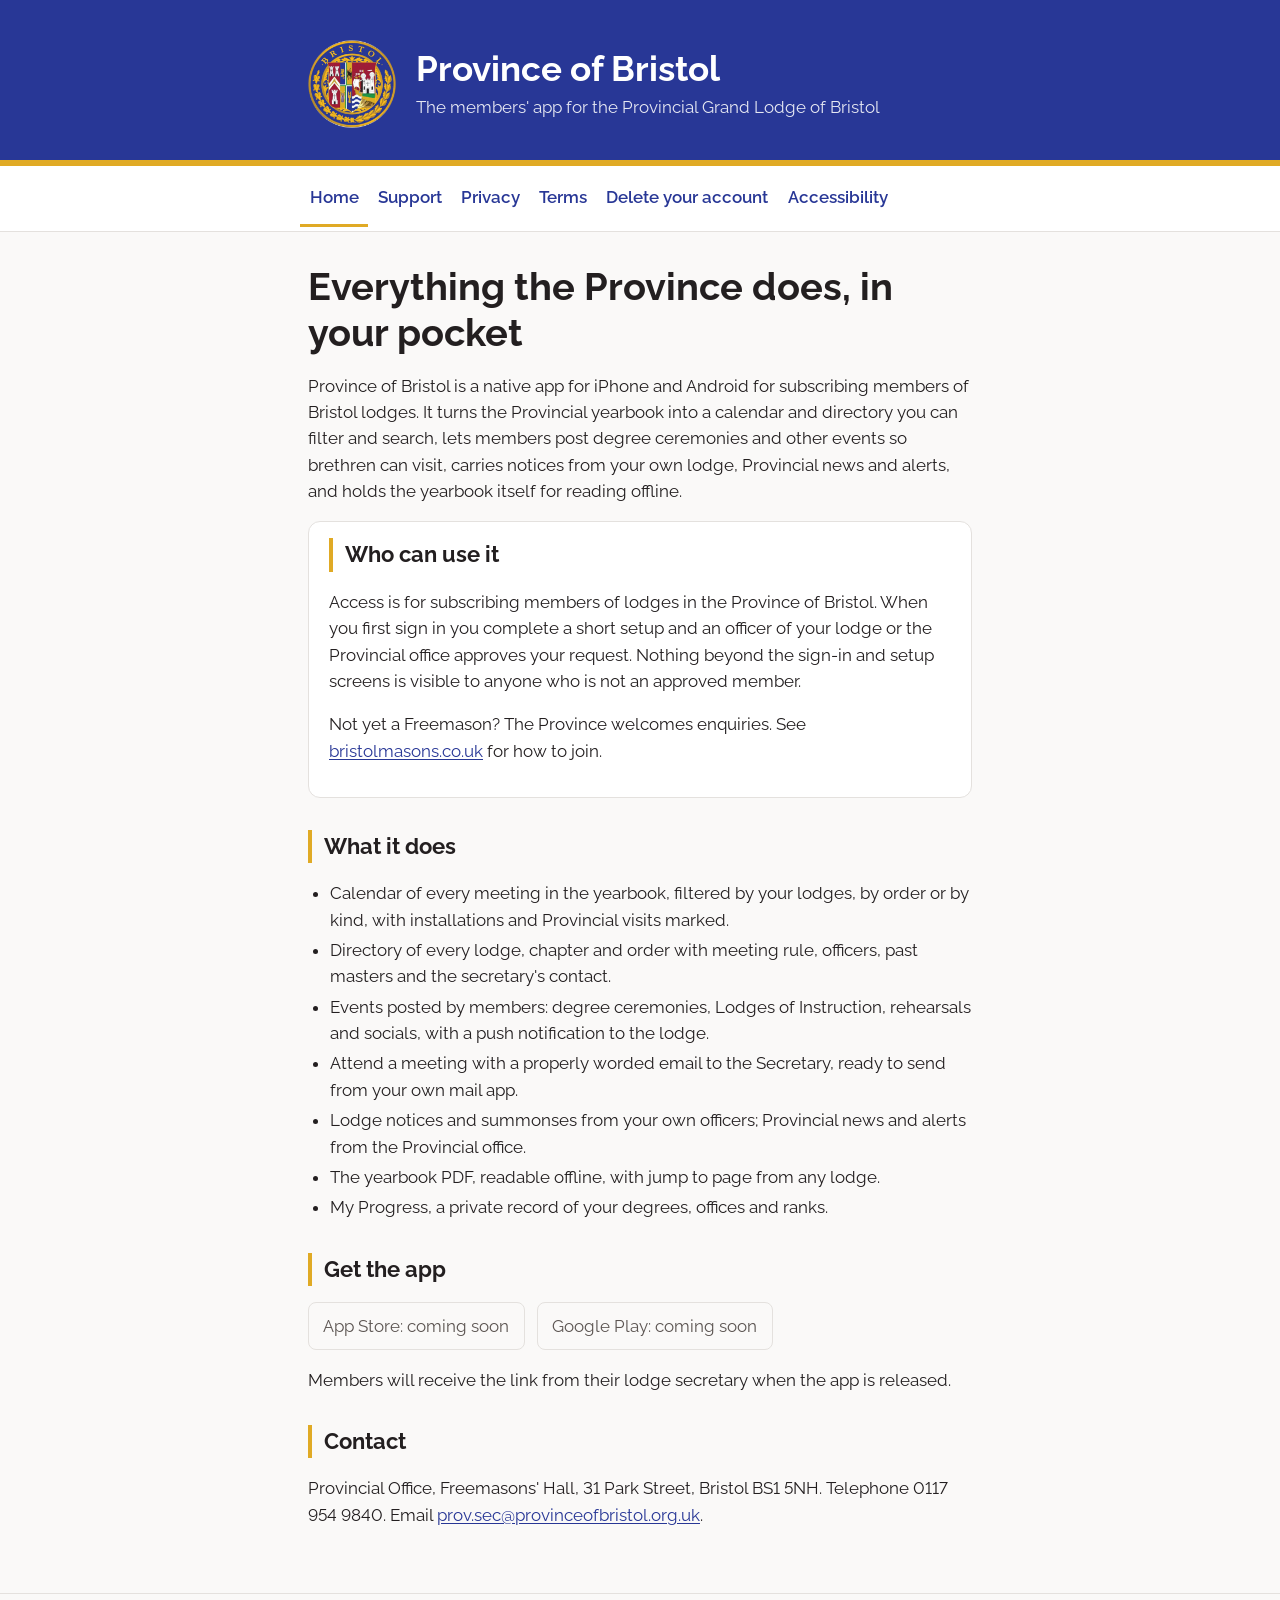
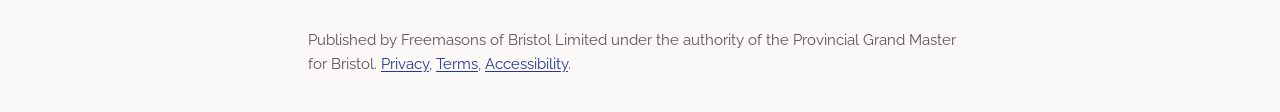
<file: index.html>
<!doctype html>
<html lang="en-GB">
<head>
  <meta charset="utf-8">
  <meta name="viewport" content="width=device-width, initial-scale=1">
  <title>Province of Bristol app</title>
  <meta name="description" content="The members' app for the Provincial Grand Lodge of Bristol: meetings, lodges, news and the yearbook, on iPhone and Android.">
  <link rel="icon" href="assets/favicon.png">
  <link rel="preconnect" href="https://fonts.googleapis.com">
  <link href="https://fonts.googleapis.com/css2?family=Raleway:wght@400;600;700&display=swap" rel="stylesheet">
  <link rel="stylesheet" href="assets/style.css">
</head>
<body>
  <a class="skip" href="#main">Skip to content</a>
  <header class="hero">
    <div class="inner">
      <img src="assets/roundel.png" alt="The arms of the Province of Bristol">
      <div>
        <h1>Province of Bristol</h1>
        <p>The members' app for the Provincial Grand Lodge of Bristol</p>
      </div>
    </div>
  </header>
  <nav class="site" aria-label="Site">
    <ul>
      <li><a href="index.html">Home</a></li>
      <li><a href="support.html">Support</a></li>
      <li><a href="privacy.html">Privacy</a></li>
      <li><a href="terms.html">Terms</a></li>
      <li><a href="delete-account.html">Delete your account</a></li>
      <li><a href="accessibility.html">Accessibility</a></li>
    </ul>
  </nav>
  <main id="main">
    <h1>Everything the Province does, in your pocket</h1>
    <p>Province of Bristol is a native app for iPhone and Android for subscribing members of Bristol lodges. It turns the Provincial yearbook into a calendar and directory you can filter and search, lets members post degree ceremonies and other events so brethren can visit, carries notices from your own lodge, Provincial news and alerts, and holds the yearbook itself for reading offline.</p>

    <div class="card">
      <h2 style="margin-top:0">Who can use it</h2>
      <p>Access is for subscribing members of lodges in the Province of Bristol. When you first sign in you complete a short setup and an officer of your lodge or the Provincial office approves your request. Nothing beyond the sign-in and setup screens is visible to anyone who is not an approved member.</p>
      <p>Not yet a Freemason? The Province welcomes enquiries. See <a href="https://www.bristolmasons.co.uk" rel="noopener">bristolmasons.co.uk</a> for how to join.</p>
    </div>

    <h2>What it does</h2>
    <ul>
      <li>Calendar of every meeting in the yearbook, filtered by your lodges, by order or by kind, with installations and Provincial visits marked.</li>
      <li>Directory of every lodge, chapter and order with meeting rule, officers, past masters and the secretary's contact.</li>
      <li>Events posted by members: degree ceremonies, Lodges of Instruction, rehearsals and socials, with a push notification to the lodge.</li>
      <li>Attend a meeting with a properly worded email to the Secretary, ready to send from your own mail app.</li>
      <li>Lodge notices and summonses from your own officers; Provincial news and alerts from the Provincial office.</li>
      <li>The yearbook PDF, readable offline, with jump to page from any lodge.</li>
      <li>My Progress, a private record of your degrees, offices and ranks.</li>
    </ul>

    <h2>Get the app</h2>
    <div class="badges" aria-label="App stores">
      <span>App Store: coming soon</span>
      <span>Google Play: coming soon</span>
    </div>
    <p>Members will receive the link from their lodge secretary when the app is released.</p>

    <h2>Contact</h2>
    <p>Provincial Office, Freemasons' Hall, 31 Park Street, Bristol BS1 5NH. Telephone 0117 954 9840. Email <a href="mailto:prov.sec@provinceofbristol.org.uk">prov.sec@provinceofbristol.org.uk</a>.</p>
  </main>
  <footer>
    <div class="inner">
      <p>Published by Freemasons of Bristol Limited under the authority of the Provincial Grand Master for Bristol. <a href="privacy.html">Privacy</a>, <a href="terms.html">Terms</a>, <a href="accessibility.html">Accessibility</a>.</p>
    </div>
  </footer>
  <script src="assets/site.js"></script>
</body>
</html>
</file>
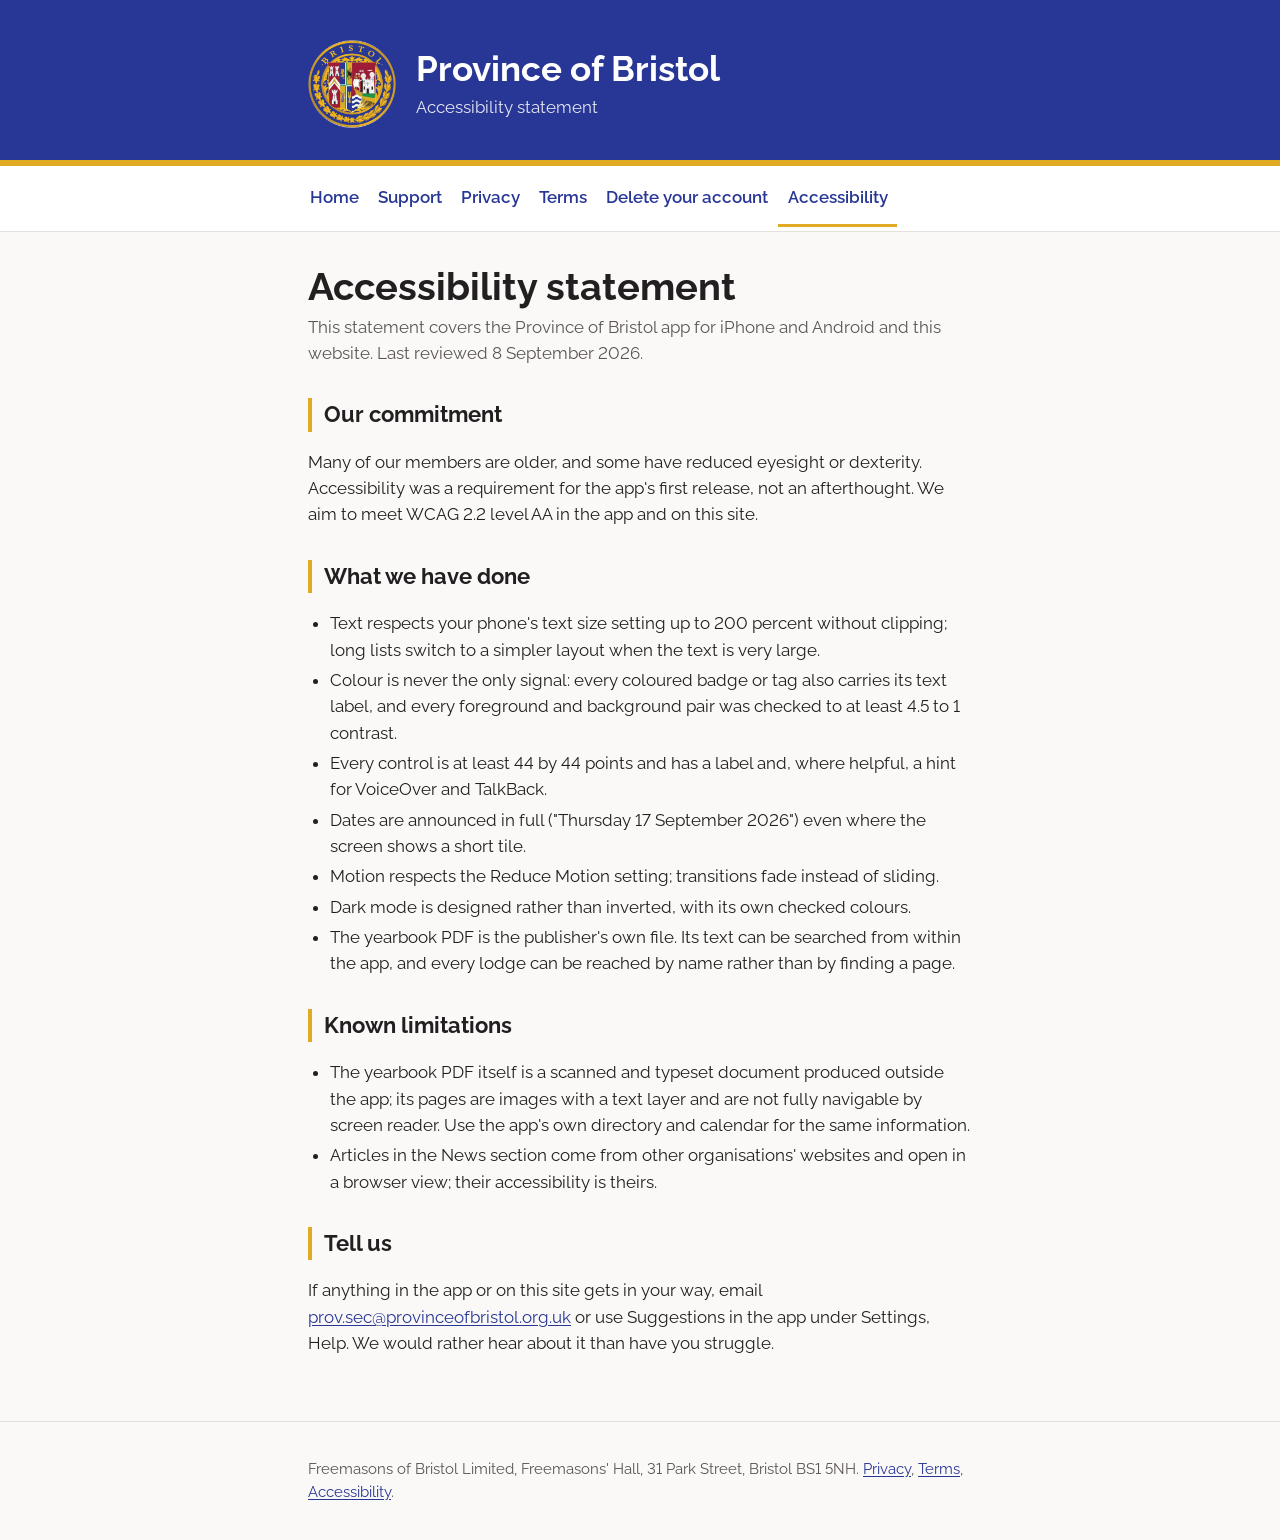
<file: accessibility.html>
<!doctype html>
<html lang="en-GB">
<head>
  <meta charset="utf-8">
  <meta name="viewport" content="width=device-width, initial-scale=1">
  <title>Accessibility statement | Province of Bristol app</title>
  <meta name="description" content="Accessibility statement for the Province of Bristol members' app and this website.">
  <link rel="icon" href="assets/favicon.png">
  <link rel="preconnect" href="https://fonts.googleapis.com">
  <link href="https://fonts.googleapis.com/css2?family=Raleway:wght@400;600;700&display=swap" rel="stylesheet">
  <link rel="stylesheet" href="assets/style.css">
</head>
<body>
  <a class="skip" href="#main">Skip to content</a>
  <header class="hero">
    <div class="inner">
      <img src="assets/roundel.png" alt="The arms of the Province of Bristol">
      <div>
        <h1>Province of Bristol</h1>
        <p>Accessibility statement</p>
      </div>
    </div>
  </header>
  <nav class="site" aria-label="Site">
    <ul>
      <li><a href="index.html">Home</a></li>
      <li><a href="support.html">Support</a></li>
      <li><a href="privacy.html">Privacy</a></li>
      <li><a href="terms.html">Terms</a></li>
      <li><a href="delete-account.html">Delete your account</a></li>
      <li><a href="accessibility.html">Accessibility</a></li>
    </ul>
  </nav>
  <main id="main">
    <h1>Accessibility statement</h1>
    <p class="meta">This statement covers the Province of Bristol app for iPhone and Android and this website. Last reviewed 8 September 2026.</p>

    <h2>Our commitment</h2>
    <p>Many of our members are older, and some have reduced eyesight or dexterity. Accessibility was a requirement for the app's first release, not an afterthought. We aim to meet WCAG 2.2 level AA in the app and on this site.</p>

    <h2>What we have done</h2>
    <ul>
      <li>Text respects your phone's text size setting up to 200 percent without clipping; long lists switch to a simpler layout when the text is very large.</li>
      <li>Colour is never the only signal: every coloured badge or tag also carries its text label, and every foreground and background pair was checked to at least 4.5 to 1 contrast.</li>
      <li>Every control is at least 44 by 44 points and has a label and, where helpful, a hint for VoiceOver and TalkBack.</li>
      <li>Dates are announced in full ("Thursday 17 September 2026") even where the screen shows a short tile.</li>
      <li>Motion respects the Reduce Motion setting; transitions fade instead of sliding.</li>
      <li>Dark mode is designed rather than inverted, with its own checked colours.</li>
      <li>The yearbook PDF is the publisher's own file. Its text can be searched from within the app, and every lodge can be reached by name rather than by finding a page.</li>
    </ul>

    <h2>Known limitations</h2>
    <ul>
      <li>The yearbook PDF itself is a scanned and typeset document produced outside the app; its pages are images with a text layer and are not fully navigable by screen reader. Use the app's own directory and calendar for the same information.</li>
      <li>Articles in the News section come from other organisations' websites and open in a browser view; their accessibility is theirs.</li>
    </ul>

    <h2>Tell us</h2>
    <p>If anything in the app or on this site gets in your way, email <a href="mailto:prov.sec@provinceofbristol.org.uk">prov.sec@provinceofbristol.org.uk</a> or use Suggestions in the app under Settings, Help. We would rather hear about it than have you struggle.</p>
  </main>
  <footer>
    <div class="inner">
      <p>Freemasons of Bristol Limited, Freemasons' Hall, 31 Park Street, Bristol BS1 5NH. <a href="privacy.html">Privacy</a>, <a href="terms.html">Terms</a>, <a href="accessibility.html">Accessibility</a>.</p>
    </div>
  </footer>
  <script src="assets/site.js"></script>
</body>
</html>
</file>
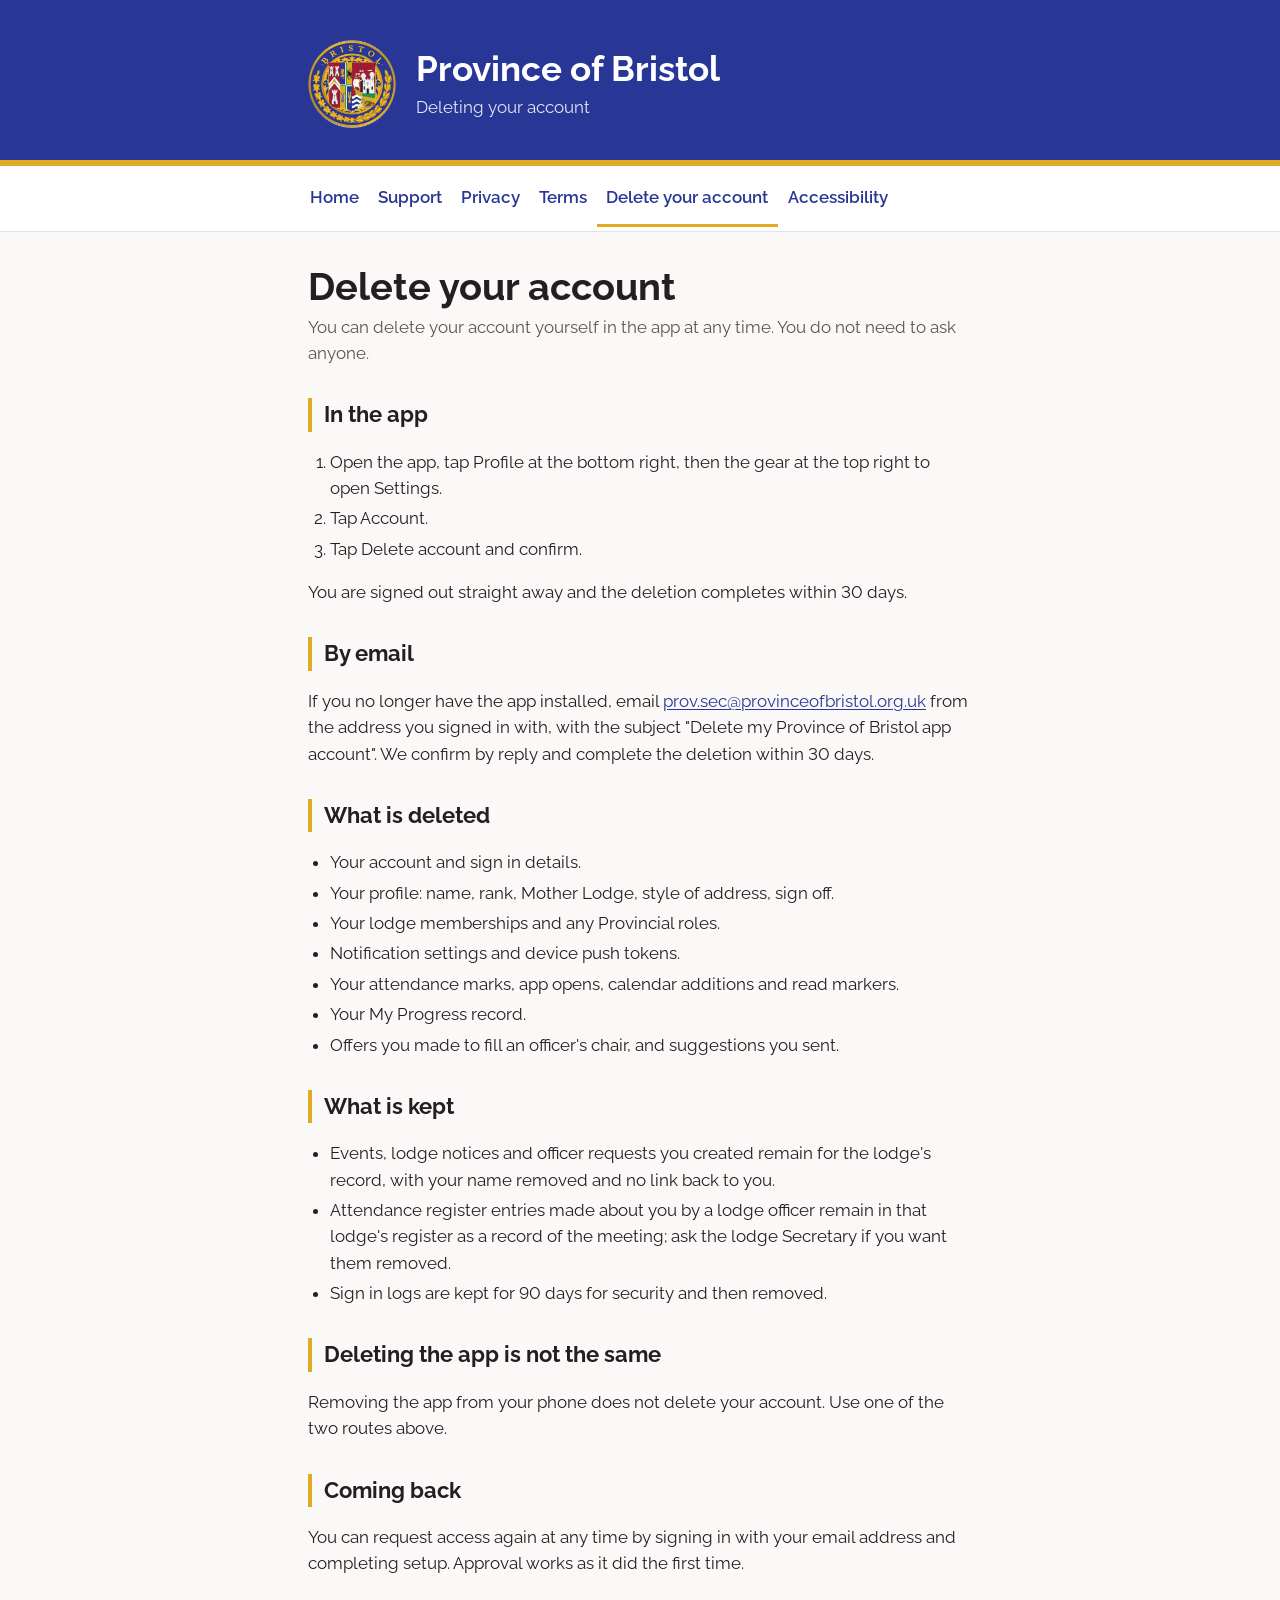
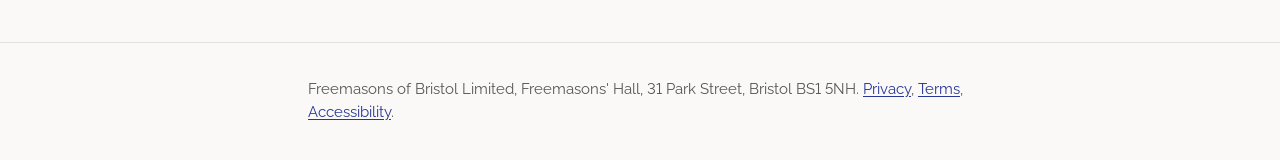
<file: delete-account.html>
<!doctype html>
<html lang="en-GB">
<head>
  <meta charset="utf-8">
  <meta name="viewport" content="width=device-width, initial-scale=1">
  <title>Delete your account | Province of Bristol app</title>
  <meta name="description" content="How to delete your Province of Bristol app account and what happens to your data.">
  <link rel="icon" href="assets/favicon.png">
  <link rel="preconnect" href="https://fonts.googleapis.com">
  <link href="https://fonts.googleapis.com/css2?family=Raleway:wght@400;600;700&display=swap" rel="stylesheet">
  <link rel="stylesheet" href="assets/style.css">
</head>
<body>
  <a class="skip" href="#main">Skip to content</a>
  <header class="hero">
    <div class="inner">
      <img src="assets/roundel.png" alt="The arms of the Province of Bristol">
      <div>
        <h1>Province of Bristol</h1>
        <p>Deleting your account</p>
      </div>
    </div>
  </header>
  <nav class="site" aria-label="Site">
    <ul>
      <li><a href="index.html">Home</a></li>
      <li><a href="support.html">Support</a></li>
      <li><a href="privacy.html">Privacy</a></li>
      <li><a href="terms.html">Terms</a></li>
      <li><a href="delete-account.html">Delete your account</a></li>
      <li><a href="accessibility.html">Accessibility</a></li>
    </ul>
  </nav>
  <main id="main">
    <h1>Delete your account</h1>
    <p class="meta">You can delete your account yourself in the app at any time. You do not need to ask anyone.</p>

    <h2>In the app</h2>
    <ol>
      <li>Open the app, tap Profile at the bottom right, then the gear at the top right to open Settings.</li>
      <li>Tap Account.</li>
      <li>Tap Delete account and confirm.</li>
    </ol>
    <p>You are signed out straight away and the deletion completes within 30 days.</p>

    <h2>By email</h2>
    <p>If you no longer have the app installed, email <a href="mailto:prov.sec@provinceofbristol.org.uk?subject=Delete%20my%20Province%20of%20Bristol%20app%20account">prov.sec@provinceofbristol.org.uk</a> from the address you signed in with, with the subject "Delete my Province of Bristol app account". We confirm by reply and complete the deletion within 30 days.</p>

    <h2>What is deleted</h2>
    <ul>
      <li>Your account and sign in details.</li>
      <li>Your profile: name, rank, Mother Lodge, style of address, sign off.</li>
      <li>Your lodge memberships and any Provincial roles.</li>
      <li>Notification settings and device push tokens.</li>
      <li>Your attendance marks, app opens, calendar additions and read markers.</li>
      <li>Your My Progress record.</li>
      <li>Offers you made to fill an officer's chair, and suggestions you sent.</li>
    </ul>

    <h2>What is kept</h2>
    <ul>
      <li>Events, lodge notices and officer requests you created remain for the lodge's record, with your name removed and no link back to you.</li>
      <li>Attendance register entries made about you by a lodge officer remain in that lodge's register as a record of the meeting; ask the lodge Secretary if you want them removed.</li>
      <li>Sign in logs are kept for 90 days for security and then removed.</li>
    </ul>

    <h2>Deleting the app is not the same</h2>
    <p>Removing the app from your phone does not delete your account. Use one of the two routes above.</p>

    <h2>Coming back</h2>
    <p>You can request access again at any time by signing in with your email address and completing setup. Approval works as it did the first time.</p>
  </main>
  <footer>
    <div class="inner">
      <p>Freemasons of Bristol Limited, Freemasons' Hall, 31 Park Street, Bristol BS1 5NH. <a href="privacy.html">Privacy</a>, <a href="terms.html">Terms</a>, <a href="accessibility.html">Accessibility</a>.</p>
    </div>
  </footer>
  <script src="assets/site.js"></script>
</body>
</html>
</file>
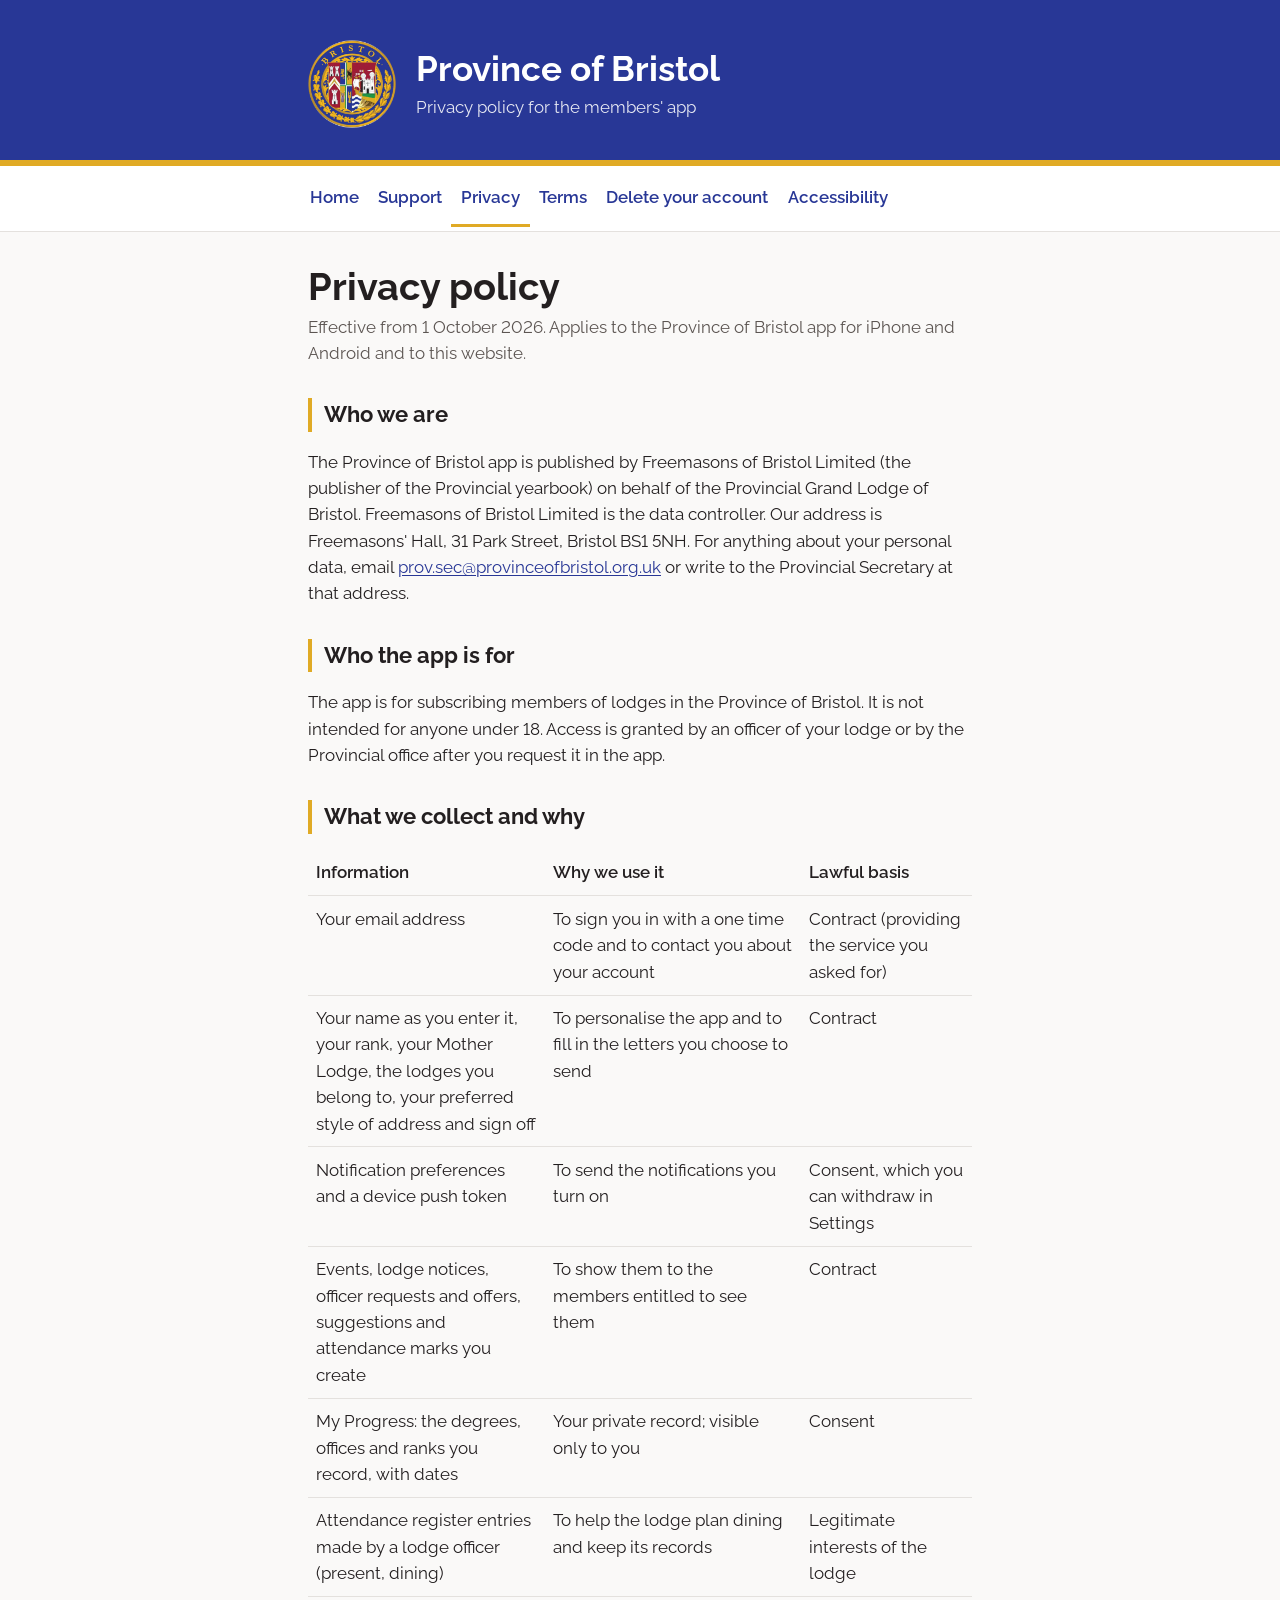
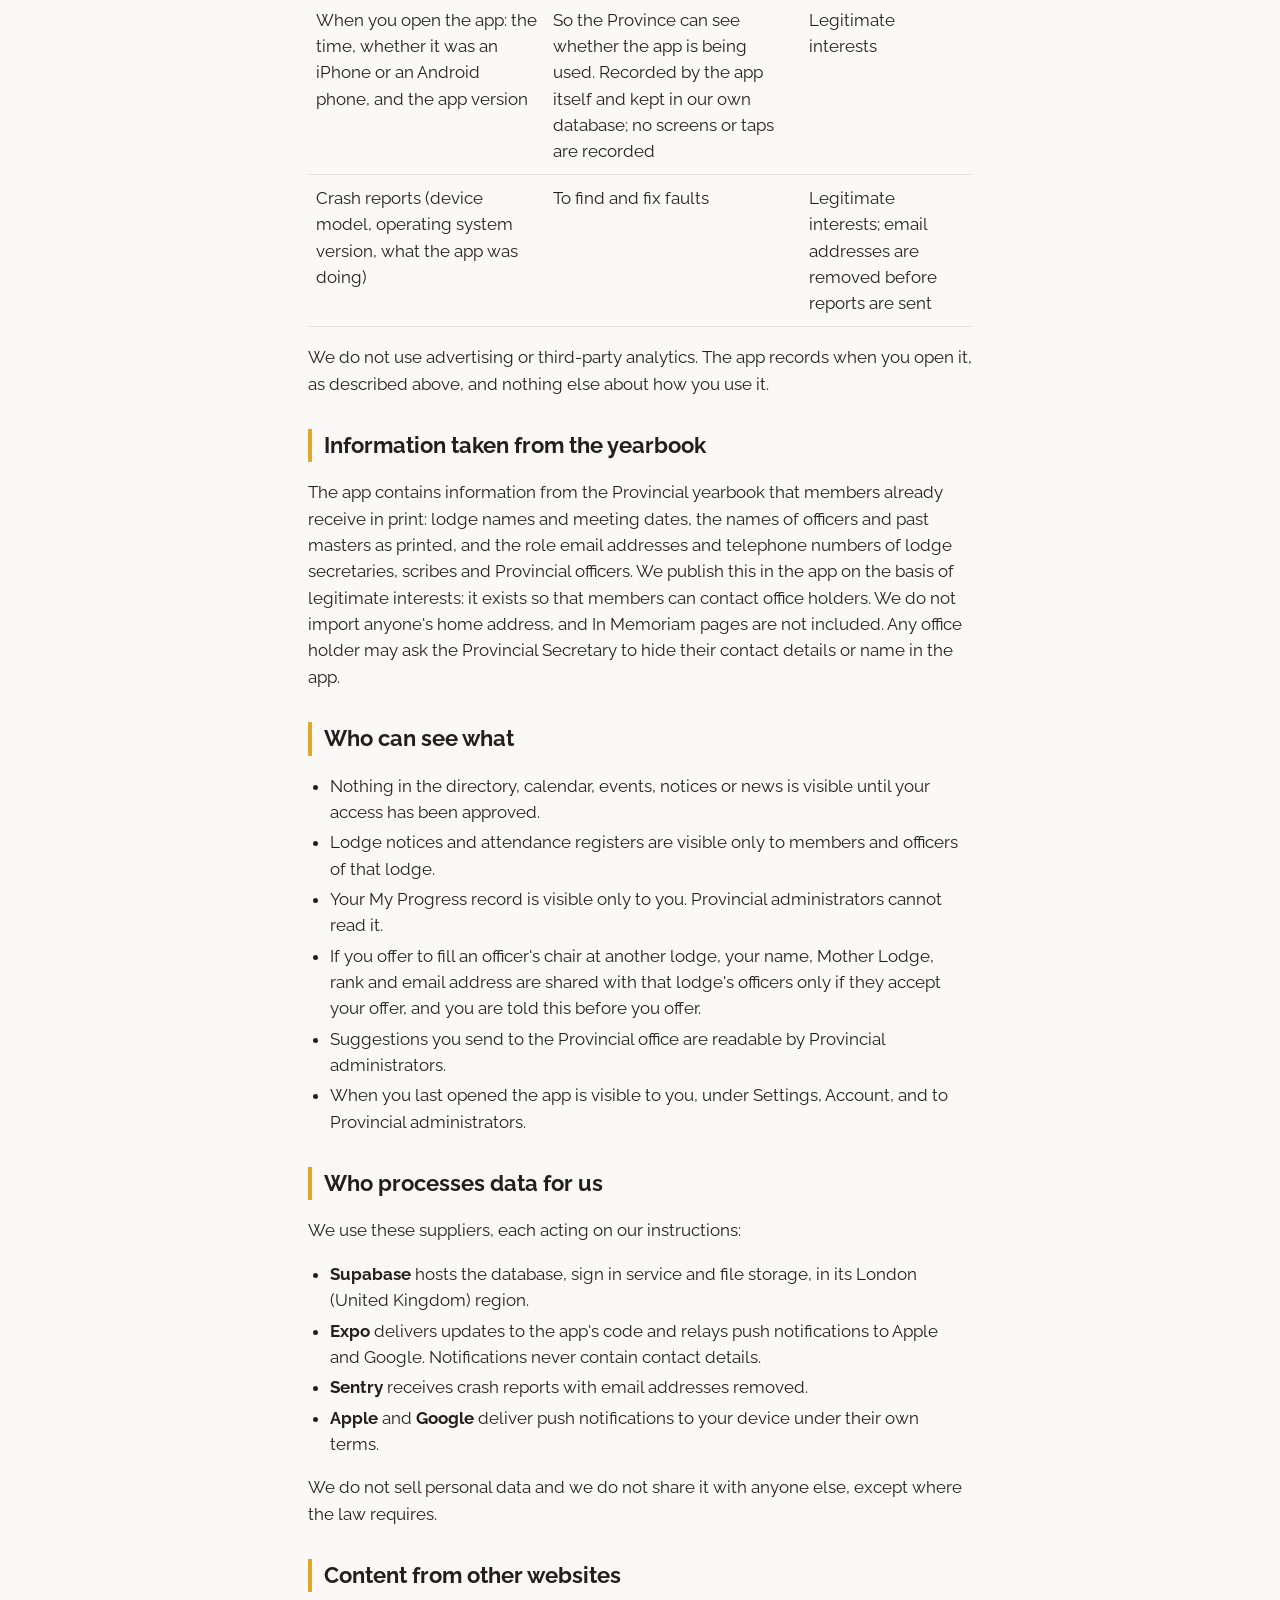
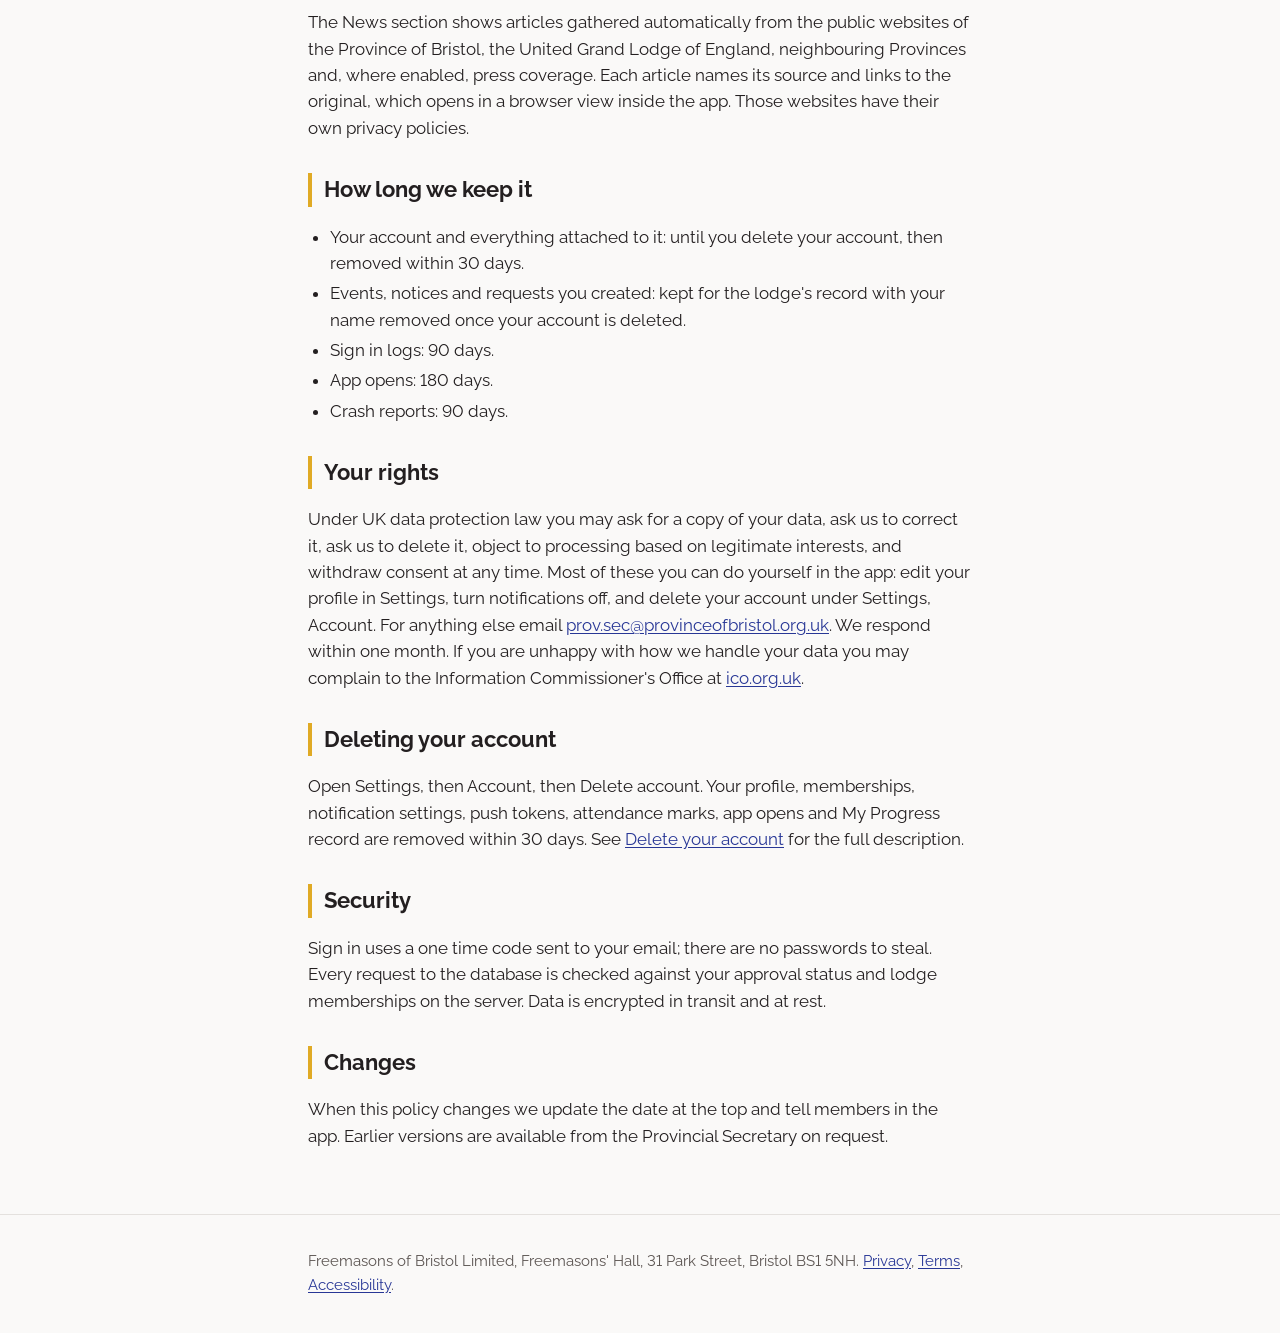
<file: privacy.html>
<!doctype html>
<html lang="en-GB">
<head>
  <meta charset="utf-8">
  <meta name="viewport" content="width=device-width, initial-scale=1">
  <title>Privacy policy | Province of Bristol app</title>
  <meta name="description" content="How the Province of Bristol app uses members' personal data.">
  <link rel="icon" href="assets/favicon.png">
  <link rel="preconnect" href="https://fonts.googleapis.com">
  <link href="https://fonts.googleapis.com/css2?family=Raleway:wght@400;600;700&display=swap" rel="stylesheet">
  <link rel="stylesheet" href="assets/style.css">
</head>
<body>
  <a class="skip" href="#main">Skip to content</a>
  <header class="hero">
    <div class="inner">
      <img src="assets/roundel.png" alt="The arms of the Province of Bristol">
      <div>
        <h1>Province of Bristol</h1>
        <p>Privacy policy for the members' app</p>
      </div>
    </div>
  </header>
  <nav class="site" aria-label="Site">
    <ul>
      <li><a href="index.html">Home</a></li>
      <li><a href="support.html">Support</a></li>
      <li><a href="privacy.html">Privacy</a></li>
      <li><a href="terms.html">Terms</a></li>
      <li><a href="delete-account.html">Delete your account</a></li>
      <li><a href="accessibility.html">Accessibility</a></li>
    </ul>
  </nav>
  <main id="main">
    <h1>Privacy policy</h1>
    <p class="meta">Effective from 1 October 2026. Applies to the Province of Bristol app for iPhone and Android and to this website.</p>

    <h2>Who we are</h2>
    <p>The Province of Bristol app is published by Freemasons of Bristol Limited (the publisher of the Provincial yearbook) on behalf of the Provincial Grand Lodge of Bristol. Freemasons of Bristol Limited is the data controller. Our address is Freemasons' Hall, 31 Park Street, Bristol BS1 5NH. For anything about your personal data, email <a href="mailto:prov.sec@provinceofbristol.org.uk">prov.sec@provinceofbristol.org.uk</a> or write to the Provincial Secretary at that address.</p>

    <h2>Who the app is for</h2>
    <p>The app is for subscribing members of lodges in the Province of Bristol. It is not intended for anyone under 18. Access is granted by an officer of your lodge or by the Provincial office after you request it in the app.</p>

    <h2>What we collect and why</h2>
    <table>
      <thead><tr><th scope="col">Information</th><th scope="col">Why we use it</th><th scope="col">Lawful basis</th></tr></thead>
      <tbody>
        <tr><td>Your email address</td><td>To sign you in with a one time code and to contact you about your account</td><td>Contract (providing the service you asked for)</td></tr>
        <tr><td>Your name as you enter it, your rank, your Mother Lodge, the lodges you belong to, your preferred style of address and sign off</td><td>To personalise the app and to fill in the letters you choose to send</td><td>Contract</td></tr>
        <tr><td>Notification preferences and a device push token</td><td>To send the notifications you turn on</td><td>Consent, which you can withdraw in Settings</td></tr>
        <tr><td>Events, lodge notices, officer requests and offers, suggestions and attendance marks you create</td><td>To show them to the members entitled to see them</td><td>Contract</td></tr>
        <tr><td>My Progress: the degrees, offices and ranks you record, with dates</td><td>Your private record; visible only to you</td><td>Consent</td></tr>
        <tr><td>Attendance register entries made by a lodge officer (present, dining)</td><td>To help the lodge plan dining and keep its records</td><td>Legitimate interests of the lodge</td></tr>
        <tr><td>When you open the app: the time, whether it was an iPhone or an Android phone, and the app version</td><td>So the Province can see whether the app is being used. Recorded by the app itself and kept in our own database; no screens or taps are recorded</td><td>Legitimate interests</td></tr>
        <tr><td>Crash reports (device model, operating system version, what the app was doing)</td><td>To find and fix faults</td><td>Legitimate interests; email addresses are removed before reports are sent</td></tr>
      </tbody>
    </table>
    <p>We do not use advertising or third-party analytics. The app records when you open it, as described above, and nothing else about how you use it.</p>

    <h2>Information taken from the yearbook</h2>
    <p>The app contains information from the Provincial yearbook that members already receive in print: lodge names and meeting dates, the names of officers and past masters as printed, and the role email addresses and telephone numbers of lodge secretaries, scribes and Provincial officers. We publish this in the app on the basis of legitimate interests: it exists so that members can contact office holders. We do not import anyone's home address, and In Memoriam pages are not included. Any office holder may ask the Provincial Secretary to hide their contact details or name in the app.</p>

    <h2>Who can see what</h2>
    <ul>
      <li>Nothing in the directory, calendar, events, notices or news is visible until your access has been approved.</li>
      <li>Lodge notices and attendance registers are visible only to members and officers of that lodge.</li>
      <li>Your My Progress record is visible only to you. Provincial administrators cannot read it.</li>
      <li>If you offer to fill an officer's chair at another lodge, your name, Mother Lodge, rank and email address are shared with that lodge's officers only if they accept your offer, and you are told this before you offer.</li>
      <li>Suggestions you send to the Provincial office are readable by Provincial administrators.</li>
      <li>When you last opened the app is visible to you, under Settings, Account, and to Provincial administrators.</li>
    </ul>

    <h2>Who processes data for us</h2>
    <p>We use these suppliers, each acting on our instructions:</p>
    <ul>
      <li><strong>Supabase</strong> hosts the database, sign in service and file storage, in its London (United Kingdom) region.</li>
      <li><strong>Expo</strong> delivers updates to the app's code and relays push notifications to Apple and Google. Notifications never contain contact details.</li>
      <li><strong>Sentry</strong> receives crash reports with email addresses removed.</li>
      <li><strong>Apple</strong> and <strong>Google</strong> deliver push notifications to your device under their own terms.</li>
    </ul>
    <p>We do not sell personal data and we do not share it with anyone else, except where the law requires.</p>

    <h2>Content from other websites</h2>
    <p>The News section shows articles gathered automatically from the public websites of the Province of Bristol, the United Grand Lodge of England, neighbouring Provinces and, where enabled, press coverage. Each article names its source and links to the original, which opens in a browser view inside the app. Those websites have their own privacy policies.</p>

    <h2>How long we keep it</h2>
    <ul>
      <li>Your account and everything attached to it: until you delete your account, then removed within 30 days.</li>
      <li>Events, notices and requests you created: kept for the lodge's record with your name removed once your account is deleted.</li>
      <li>Sign in logs: 90 days.</li>
      <li>App opens: 180 days.</li>
      <li>Crash reports: 90 days.</li>
    </ul>

    <h2>Your rights</h2>
    <p>Under UK data protection law you may ask for a copy of your data, ask us to correct it, ask us to delete it, object to processing based on legitimate interests, and withdraw consent at any time. Most of these you can do yourself in the app: edit your profile in Settings, turn notifications off, and delete your account under Settings, Account. For anything else email <a href="mailto:prov.sec@provinceofbristol.org.uk">prov.sec@provinceofbristol.org.uk</a>. We respond within one month. If you are unhappy with how we handle your data you may complain to the Information Commissioner's Office at <a href="https://ico.org.uk" rel="noopener">ico.org.uk</a>.</p>

    <h2>Deleting your account</h2>
    <p>Open Settings, then Account, then Delete account. Your profile, memberships, notification settings, push tokens, attendance marks, app opens and My Progress record are removed within 30 days. See <a href="delete-account.html">Delete your account</a> for the full description.</p>

    <h2>Security</h2>
    <p>Sign in uses a one time code sent to your email; there are no passwords to steal. Every request to the database is checked against your approval status and lodge memberships on the server. Data is encrypted in transit and at rest.</p>

    <h2>Changes</h2>
    <p>When this policy changes we update the date at the top and tell members in the app. Earlier versions are available from the Provincial Secretary on request.</p>
  </main>
  <footer>
    <div class="inner">
      <p>Freemasons of Bristol Limited, Freemasons' Hall, 31 Park Street, Bristol BS1 5NH. <a href="privacy.html">Privacy</a>, <a href="terms.html">Terms</a>, <a href="accessibility.html">Accessibility</a>.</p>
    </div>
  </footer>
  <script src="assets/site.js"></script>
</body>
</html>
</file>
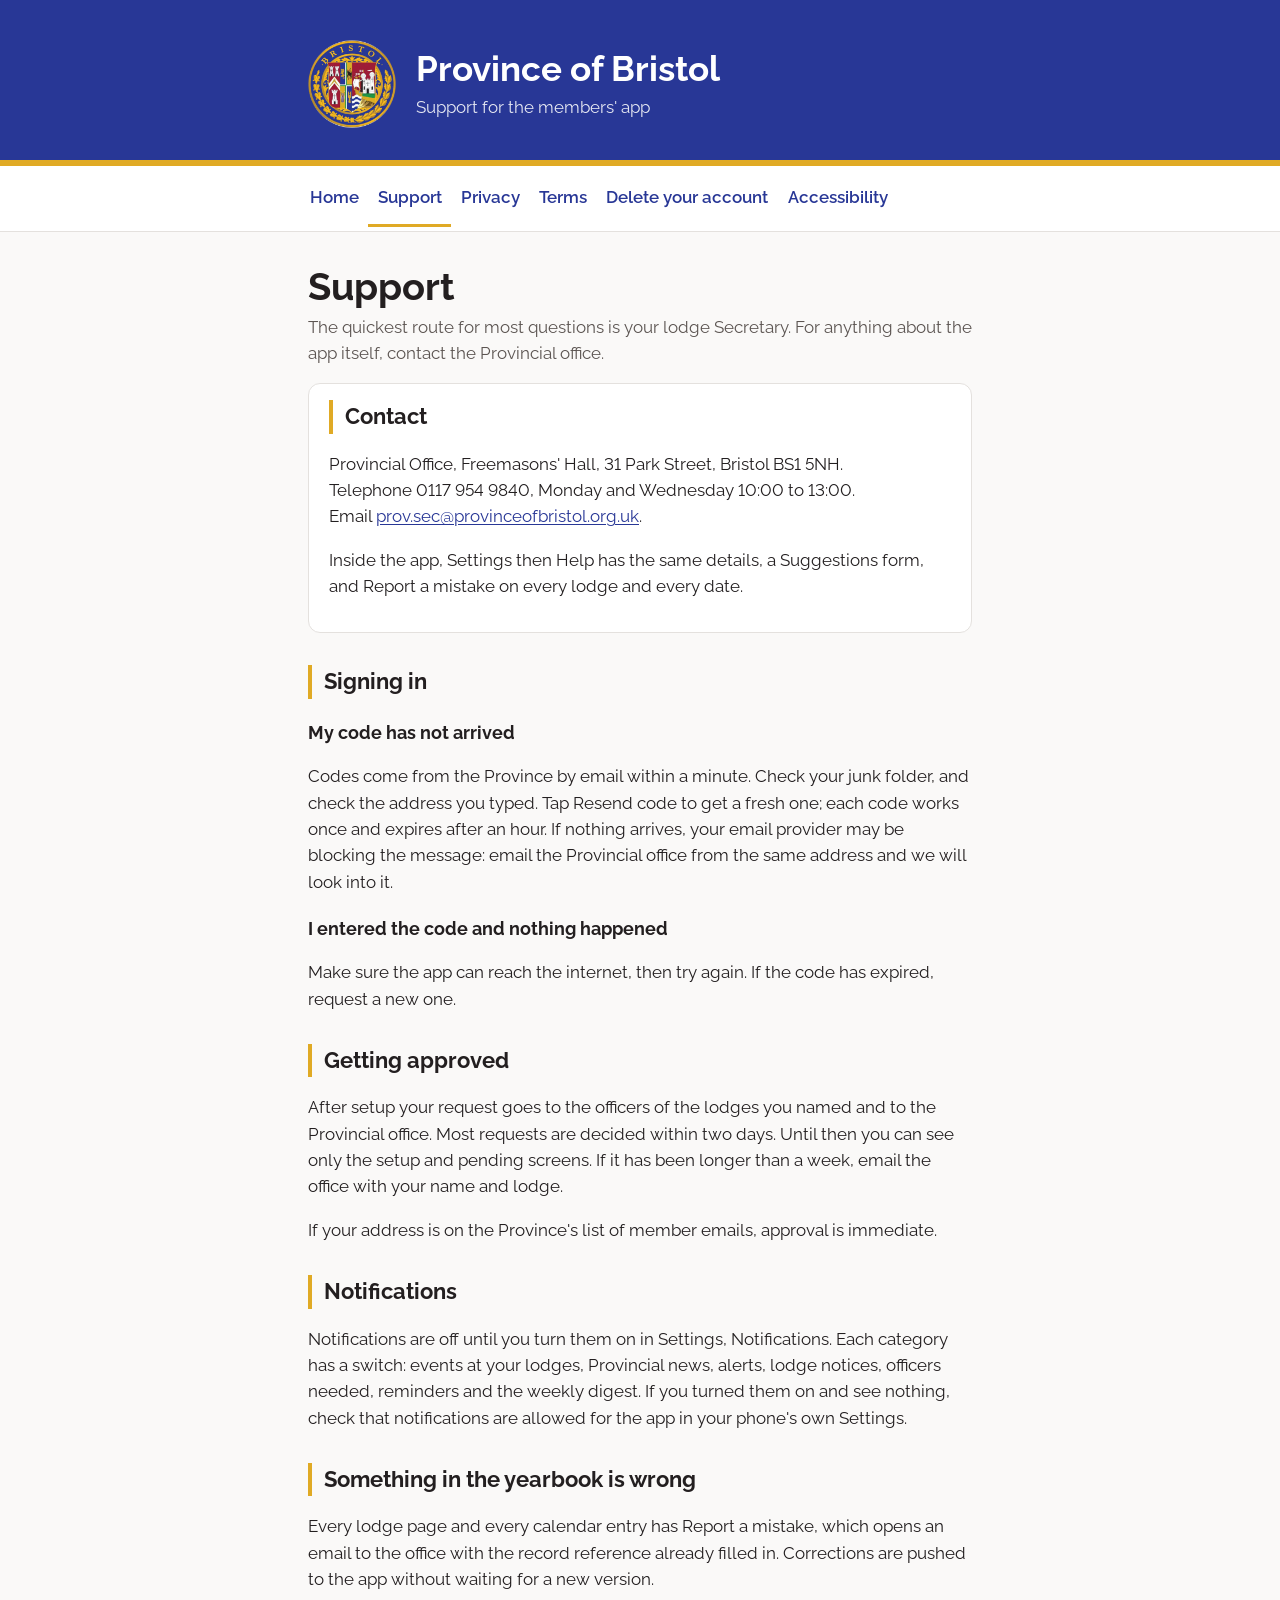
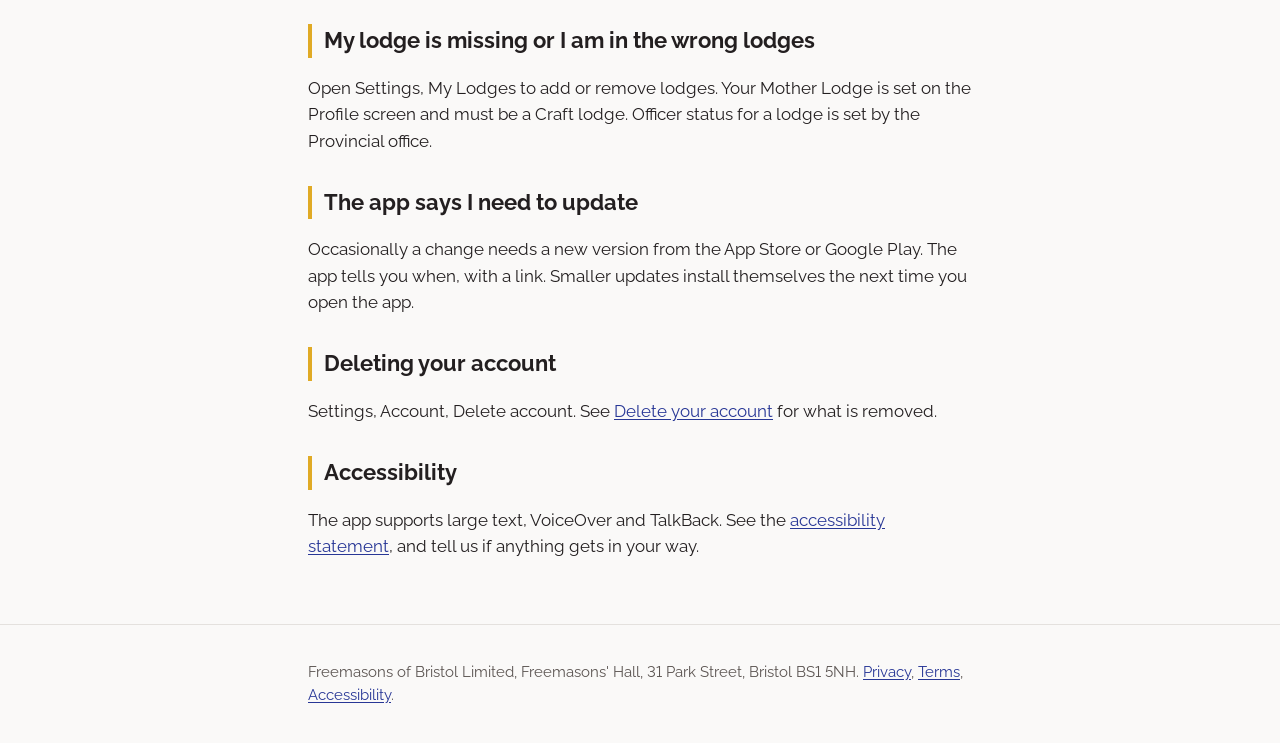
<file: support.html>
<!doctype html>
<html lang="en-GB">
<head>
  <meta charset="utf-8">
  <meta name="viewport" content="width=device-width, initial-scale=1">
  <title>Support | Province of Bristol app</title>
  <meta name="description" content="Help with the Province of Bristol members' app: signing in, approval, notifications and reporting a mistake.">
  <link rel="icon" href="assets/favicon.png">
  <link rel="preconnect" href="https://fonts.googleapis.com">
  <link href="https://fonts.googleapis.com/css2?family=Raleway:wght@400;600;700&display=swap" rel="stylesheet">
  <link rel="stylesheet" href="assets/style.css">
</head>
<body>
  <a class="skip" href="#main">Skip to content</a>
  <header class="hero">
    <div class="inner">
      <img src="assets/roundel.png" alt="The arms of the Province of Bristol">
      <div>
        <h1>Province of Bristol</h1>
        <p>Support for the members' app</p>
      </div>
    </div>
  </header>
  <nav class="site" aria-label="Site">
    <ul>
      <li><a href="index.html">Home</a></li>
      <li><a href="support.html">Support</a></li>
      <li><a href="privacy.html">Privacy</a></li>
      <li><a href="terms.html">Terms</a></li>
      <li><a href="delete-account.html">Delete your account</a></li>
      <li><a href="accessibility.html">Accessibility</a></li>
    </ul>
  </nav>
  <main id="main">
    <h1>Support</h1>
    <p class="meta">The quickest route for most questions is your lodge Secretary. For anything about the app itself, contact the Provincial office.</p>

    <div class="card">
      <h2 style="margin-top:0">Contact</h2>
      <p>Provincial Office, Freemasons' Hall, 31 Park Street, Bristol BS1 5NH.<br>Telephone 0117 954 9840, Monday and Wednesday 10:00 to 13:00.<br>Email <a href="mailto:prov.sec@provinceofbristol.org.uk">prov.sec@provinceofbristol.org.uk</a>.</p>
      <p>Inside the app, Settings then Help has the same details, a Suggestions form, and Report a mistake on every lodge and every date.</p>
    </div>

    <h2>Signing in</h2>
    <h3>My code has not arrived</h3>
    <p>Codes come from the Province by email within a minute. Check your junk folder, and check the address you typed. Tap Resend code to get a fresh one; each code works once and expires after an hour. If nothing arrives, your email provider may be blocking the message: email the Provincial office from the same address and we will look into it.</p>
    <h3>I entered the code and nothing happened</h3>
    <p>Make sure the app can reach the internet, then try again. If the code has expired, request a new one.</p>

    <h2>Getting approved</h2>
    <p>After setup your request goes to the officers of the lodges you named and to the Provincial office. Most requests are decided within two days. Until then you can see only the setup and pending screens. If it has been longer than a week, email the office with your name and lodge.</p>
    <p>If your address is on the Province's list of member emails, approval is immediate.</p>

    <h2>Notifications</h2>
    <p>Notifications are off until you turn them on in Settings, Notifications. Each category has a switch: events at your lodges, Provincial news, alerts, lodge notices, officers needed, reminders and the weekly digest. If you turned them on and see nothing, check that notifications are allowed for the app in your phone's own Settings.</p>

    <h2>Something in the yearbook is wrong</h2>
    <p>Every lodge page and every calendar entry has Report a mistake, which opens an email to the office with the record reference already filled in. Corrections are pushed to the app without waiting for a new version.</p>

    <h2>My lodge is missing or I am in the wrong lodges</h2>
    <p>Open Settings, My Lodges to add or remove lodges. Your Mother Lodge is set on the Profile screen and must be a Craft lodge. Officer status for a lodge is set by the Provincial office.</p>

    <h2>The app says I need to update</h2>
    <p>Occasionally a change needs a new version from the App Store or Google Play. The app tells you when, with a link. Smaller updates install themselves the next time you open the app.</p>

    <h2>Deleting your account</h2>
    <p>Settings, Account, Delete account. See <a href="delete-account.html">Delete your account</a> for what is removed.</p>

    <h2>Accessibility</h2>
    <p>The app supports large text, VoiceOver and TalkBack. See the <a href="accessibility.html">accessibility statement</a>, and tell us if anything gets in your way.</p>
  </main>
  <footer>
    <div class="inner">
      <p>Freemasons of Bristol Limited, Freemasons' Hall, 31 Park Street, Bristol BS1 5NH. <a href="privacy.html">Privacy</a>, <a href="terms.html">Terms</a>, <a href="accessibility.html">Accessibility</a>.</p>
    </div>
  </footer>
  <script src="assets/site.js"></script>
</body>
</html>
</file>
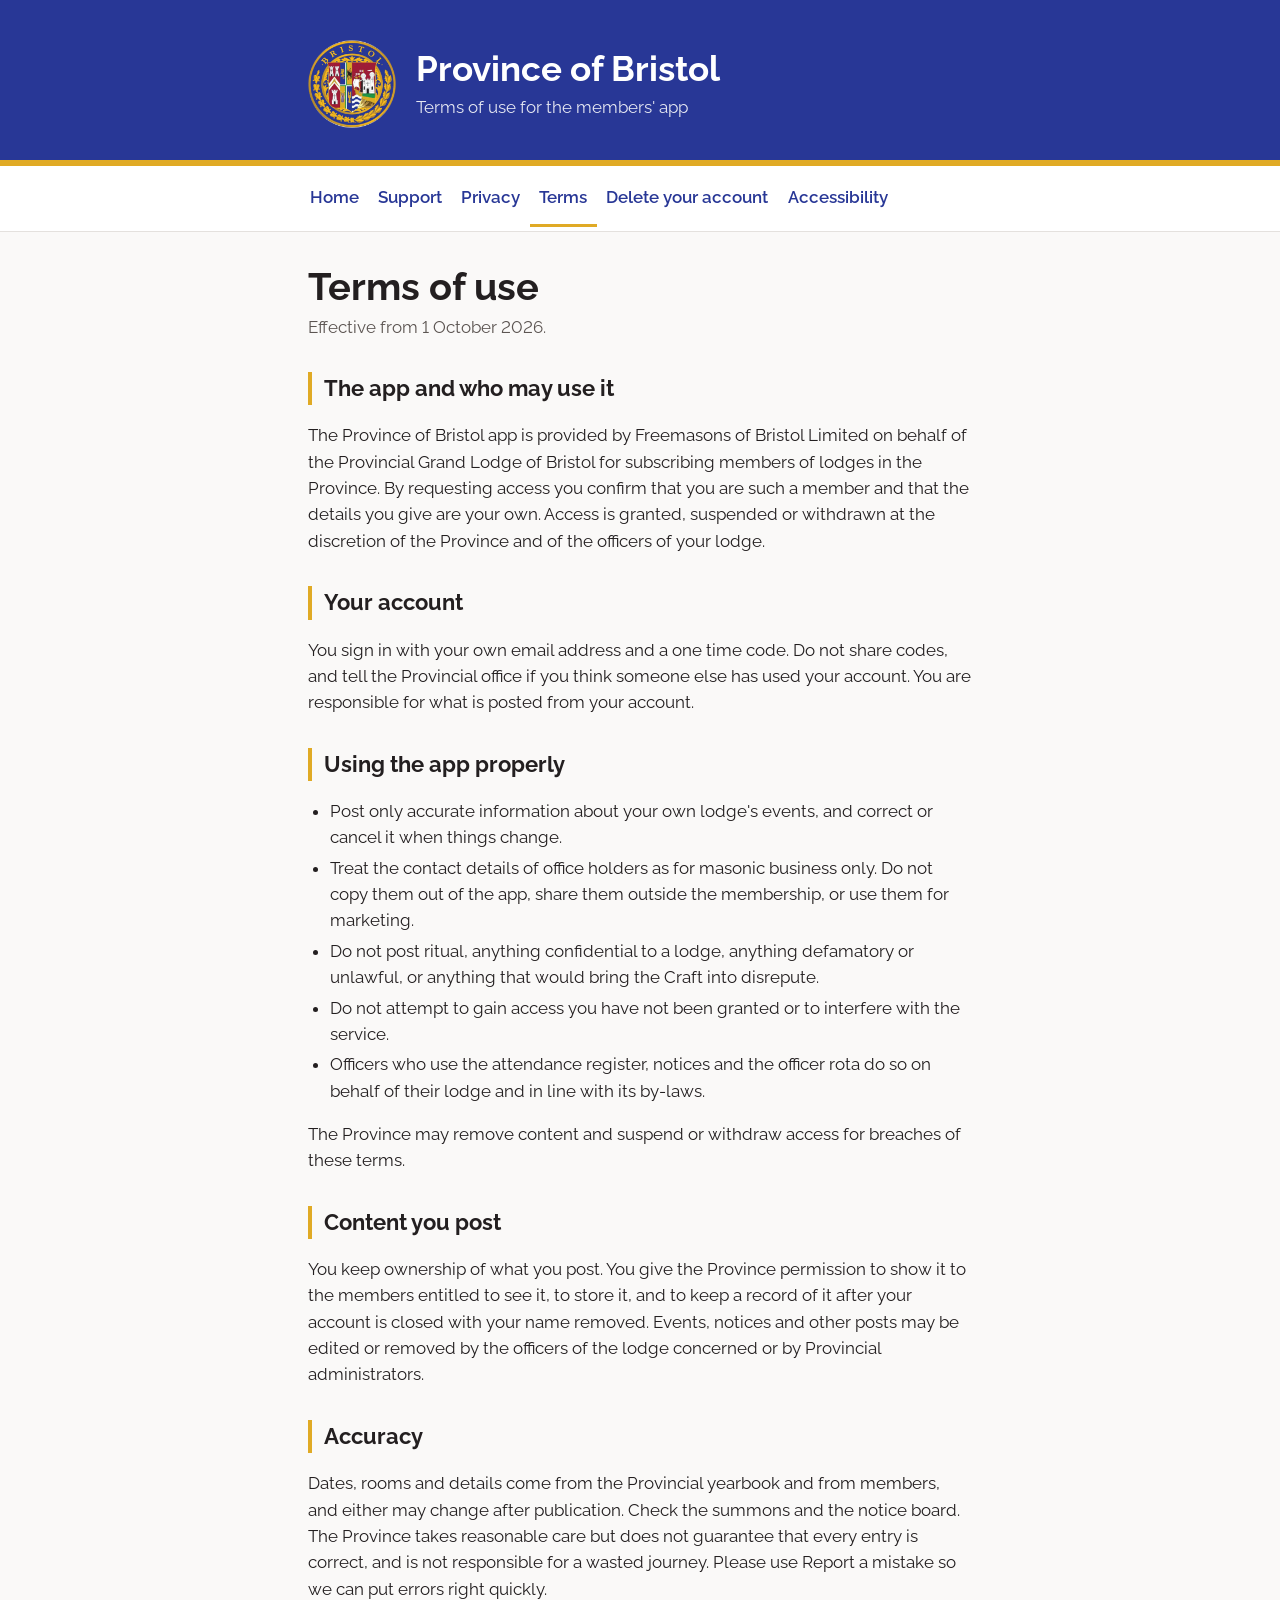
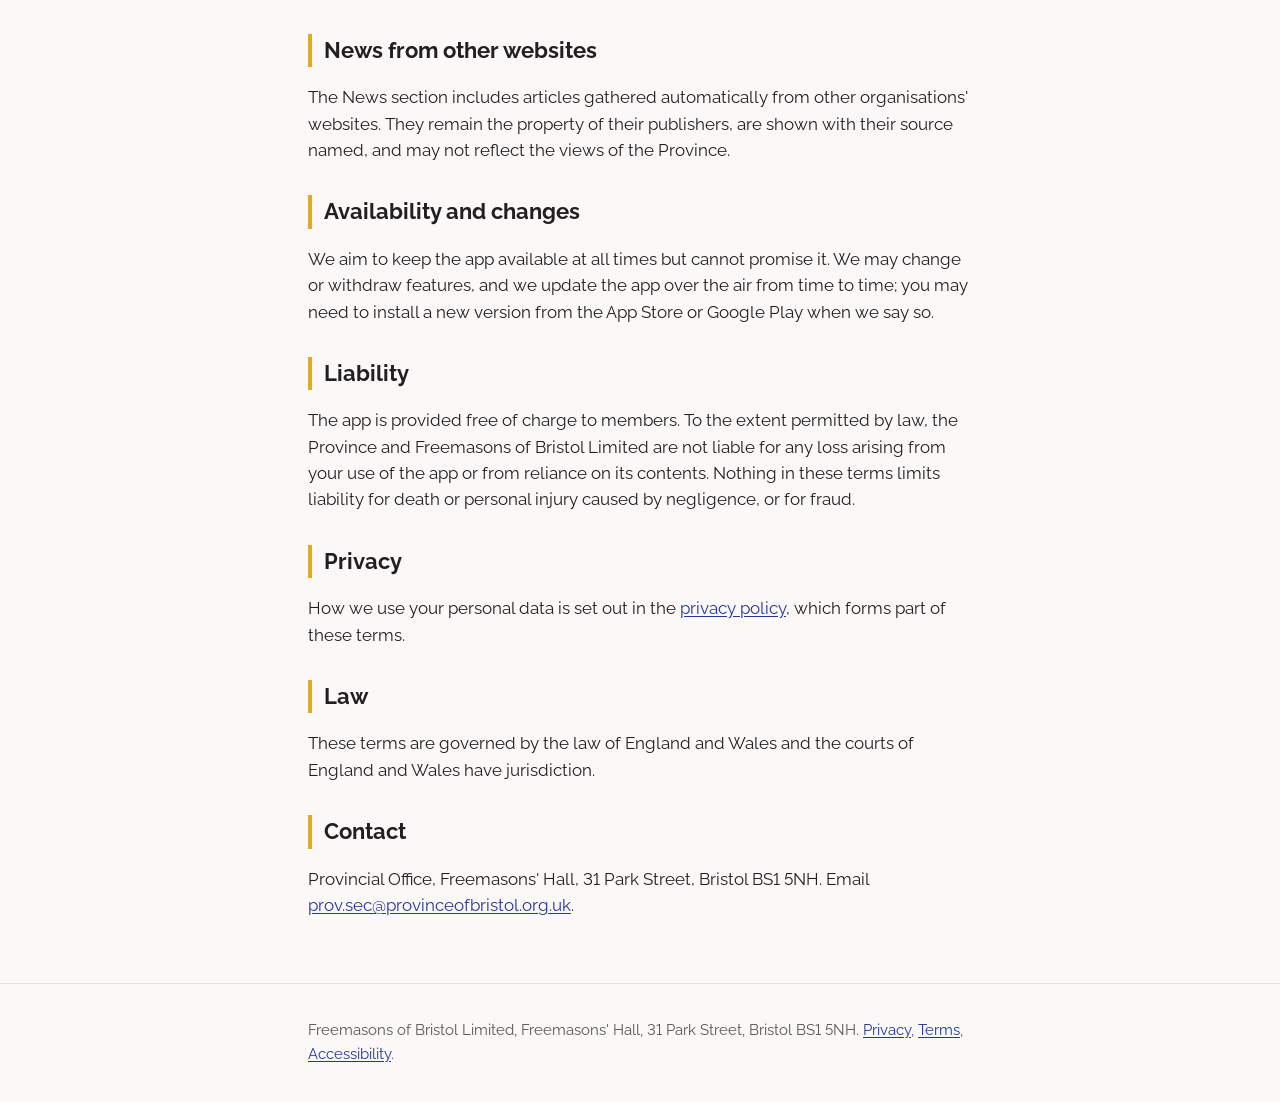
<file: terms.html>
<!doctype html>
<html lang="en-GB">
<head>
  <meta charset="utf-8">
  <meta name="viewport" content="width=device-width, initial-scale=1">
  <title>Terms of use | Province of Bristol app</title>
  <meta name="description" content="Terms of use for the Province of Bristol members' app.">
  <link rel="icon" href="assets/favicon.png">
  <link rel="preconnect" href="https://fonts.googleapis.com">
  <link href="https://fonts.googleapis.com/css2?family=Raleway:wght@400;600;700&display=swap" rel="stylesheet">
  <link rel="stylesheet" href="assets/style.css">
</head>
<body>
  <a class="skip" href="#main">Skip to content</a>
  <header class="hero">
    <div class="inner">
      <img src="assets/roundel.png" alt="The arms of the Province of Bristol">
      <div>
        <h1>Province of Bristol</h1>
        <p>Terms of use for the members' app</p>
      </div>
    </div>
  </header>
  <nav class="site" aria-label="Site">
    <ul>
      <li><a href="index.html">Home</a></li>
      <li><a href="support.html">Support</a></li>
      <li><a href="privacy.html">Privacy</a></li>
      <li><a href="terms.html">Terms</a></li>
      <li><a href="delete-account.html">Delete your account</a></li>
      <li><a href="accessibility.html">Accessibility</a></li>
    </ul>
  </nav>
  <main id="main">
    <h1>Terms of use</h1>
    <p class="meta">Effective from 1 October 2026.</p>

    <h2>The app and who may use it</h2>
    <p>The Province of Bristol app is provided by Freemasons of Bristol Limited on behalf of the Provincial Grand Lodge of Bristol for subscribing members of lodges in the Province. By requesting access you confirm that you are such a member and that the details you give are your own. Access is granted, suspended or withdrawn at the discretion of the Province and of the officers of your lodge.</p>

    <h2>Your account</h2>
    <p>You sign in with your own email address and a one time code. Do not share codes, and tell the Provincial office if you think someone else has used your account. You are responsible for what is posted from your account.</p>

    <h2>Using the app properly</h2>
    <ul>
      <li>Post only accurate information about your own lodge's events, and correct or cancel it when things change.</li>
      <li>Treat the contact details of office holders as for masonic business only. Do not copy them out of the app, share them outside the membership, or use them for marketing.</li>
      <li>Do not post ritual, anything confidential to a lodge, anything defamatory or unlawful, or anything that would bring the Craft into disrepute.</li>
      <li>Do not attempt to gain access you have not been granted or to interfere with the service.</li>
      <li>Officers who use the attendance register, notices and the officer rota do so on behalf of their lodge and in line with its by-laws.</li>
    </ul>
    <p>The Province may remove content and suspend or withdraw access for breaches of these terms.</p>

    <h2>Content you post</h2>
    <p>You keep ownership of what you post. You give the Province permission to show it to the members entitled to see it, to store it, and to keep a record of it after your account is closed with your name removed. Events, notices and other posts may be edited or removed by the officers of the lodge concerned or by Provincial administrators.</p>

    <h2>Accuracy</h2>
    <p>Dates, rooms and details come from the Provincial yearbook and from members, and either may change after publication. Check the summons and the notice board. The Province takes reasonable care but does not guarantee that every entry is correct, and is not responsible for a wasted journey. Please use Report a mistake so we can put errors right quickly.</p>

    <h2>News from other websites</h2>
    <p>The News section includes articles gathered automatically from other organisations' websites. They remain the property of their publishers, are shown with their source named, and may not reflect the views of the Province.</p>

    <h2>Availability and changes</h2>
    <p>We aim to keep the app available at all times but cannot promise it. We may change or withdraw features, and we update the app over the air from time to time; you may need to install a new version from the App Store or Google Play when we say so.</p>

    <h2>Liability</h2>
    <p>The app is provided free of charge to members. To the extent permitted by law, the Province and Freemasons of Bristol Limited are not liable for any loss arising from your use of the app or from reliance on its contents. Nothing in these terms limits liability for death or personal injury caused by negligence, or for fraud.</p>

    <h2>Privacy</h2>
    <p>How we use your personal data is set out in the <a href="privacy.html">privacy policy</a>, which forms part of these terms.</p>

    <h2>Law</h2>
    <p>These terms are governed by the law of England and Wales and the courts of England and Wales have jurisdiction.</p>

    <h2>Contact</h2>
    <p>Provincial Office, Freemasons' Hall, 31 Park Street, Bristol BS1 5NH. Email <a href="mailto:prov.sec@provinceofbristol.org.uk">prov.sec@provinceofbristol.org.uk</a>.</p>
  </main>
  <footer>
    <div class="inner">
      <p>Freemasons of Bristol Limited, Freemasons' Hall, 31 Park Street, Bristol BS1 5NH. <a href="privacy.html">Privacy</a>, <a href="terms.html">Terms</a>, <a href="accessibility.html">Accessibility</a>.</p>
    </div>
  </footer>
  <script src="assets/site.js"></script>
</body>
</html>
</file>
<file: assets/style.css>
/* Province of Bristol app: public pages. Tokens mirror design/tokens.json. */
:root {
  --blue: #283796;
  --blue-dark: #141C4B;
  --gold: #E0AA25;
  --ink: #231F20;
  --ink-secondary: #5C5552;
  --surface: #FFFFFF;
  --background: #FAF9F8;
  --border: #E4E1DE;
  --link: #283796;
  --max: 44rem;
}
@media (prefers-color-scheme: dark) {
  :root {
    --ink: #FFFFFF;
    --ink-secondary: #C9C4C0;
    --surface: #1A2460;
    --background: #10163C;
    --border: #2D3A7A;
    --link: #B7BEE6;
  }
}
* { box-sizing: border-box; }
html { font-size: 100%; }
body {
  margin: 0;
  font-family: Raleway, "Helvetica Neue", Arial, sans-serif;
  font-variant-numeric: lining-nums;
  font-size: 1.0625rem;
  line-height: 1.55;
  color: var(--ink);
  background: var(--background);
}
a { color: var(--link); text-decoration: underline; text-underline-offset: 0.12em; }
a:focus-visible, button:focus-visible { outline: 3px solid var(--gold); outline-offset: 2px; }
.skip { position: absolute; left: -999px; top: 0; background: var(--surface); padding: 0.5rem 1rem; }
.skip:focus { left: 1rem; z-index: 10; }
header.hero {
  background: var(--blue);
  color: #FFFFFF;
  border-bottom: 6px solid var(--gold);
}
header.hero .inner {
  max-width: var(--max);
  margin: 0 auto;
  padding: 2.5rem 1.25rem 2rem;
  display: flex;
  align-items: center;
  gap: 1.25rem;
  flex-wrap: wrap;
}
header.hero img { width: 88px; height: 88px; }
header.hero h1 { margin: 0; font-size: clamp(1.6rem, 4vw, 2.2rem); font-weight: 700; line-height: 1.2; }
header.hero p { margin: 0.25rem 0 0; color: #E5E7F2; }
header.hero a { color: #FFFFFF; }
nav.site {
  background: var(--surface);
  border-bottom: 1px solid var(--border);
}
nav.site ul {
  list-style: none;
  margin: 0 auto;
  padding: 0 0.75rem;
  max-width: var(--max);
  display: flex;
  flex-wrap: wrap;
}
nav.site a {
  display: inline-block;
  padding: 0.85rem 0.6rem;
  text-decoration: none;
  font-weight: 600;
  min-height: 44px;
}
nav.site a[aria-current="page"] { border-bottom: 3px solid var(--gold); }
main { max-width: var(--max); margin: 0 auto; padding: 1.5rem 1.25rem 3rem; }
main h1 { font-size: clamp(1.8rem, 4vw, 2.4rem); line-height: 1.2; margin: 0.5rem 0 0.25rem; }
main h2 { font-size: 1.35rem; margin: 2rem 0 0.5rem; padding-left: 0.75rem; border-left: 4px solid var(--gold); }
main h3 { font-size: 1.1rem; margin: 1.25rem 0 0.25rem; }
p.meta { color: var(--ink-secondary); margin-top: 0; }
.card {
  background: var(--surface);
  border: 1px solid var(--border);
  border-radius: 12px;
  padding: 1rem 1.25rem;
  margin: 1rem 0;
}
table { width: 100%; border-collapse: collapse; margin: 1rem 0; }
th, td { text-align: left; vertical-align: top; padding: 0.6rem 0.5rem; border-bottom: 1px solid var(--border); }
th { font-weight: 600; }
ul, ol { padding-left: 1.4rem; }
li { margin: 0.25rem 0; }
.button {
  display: inline-block;
  background: var(--blue);
  color: #FFFFFF;
  text-decoration: none;
  font-weight: 600;
  padding: 0.8rem 1.25rem;
  border-radius: 10px;
  min-height: 44px;
}
.badges { display: flex; gap: 0.75rem; flex-wrap: wrap; margin: 1rem 0; }
.badges span { border: 1px solid var(--border); border-radius: 8px; padding: 0.6rem 0.9rem; color: var(--ink-secondary); }
footer {
  border-top: 1px solid var(--border);
  color: var(--ink-secondary);
  font-size: 0.95rem;
}
footer .inner { max-width: var(--max); margin: 0 auto; padding: 1.25rem; }
footer a { color: var(--link); }
@media (max-width: 480px) { header.hero img { width: 64px; height: 64px; } }
</file>
